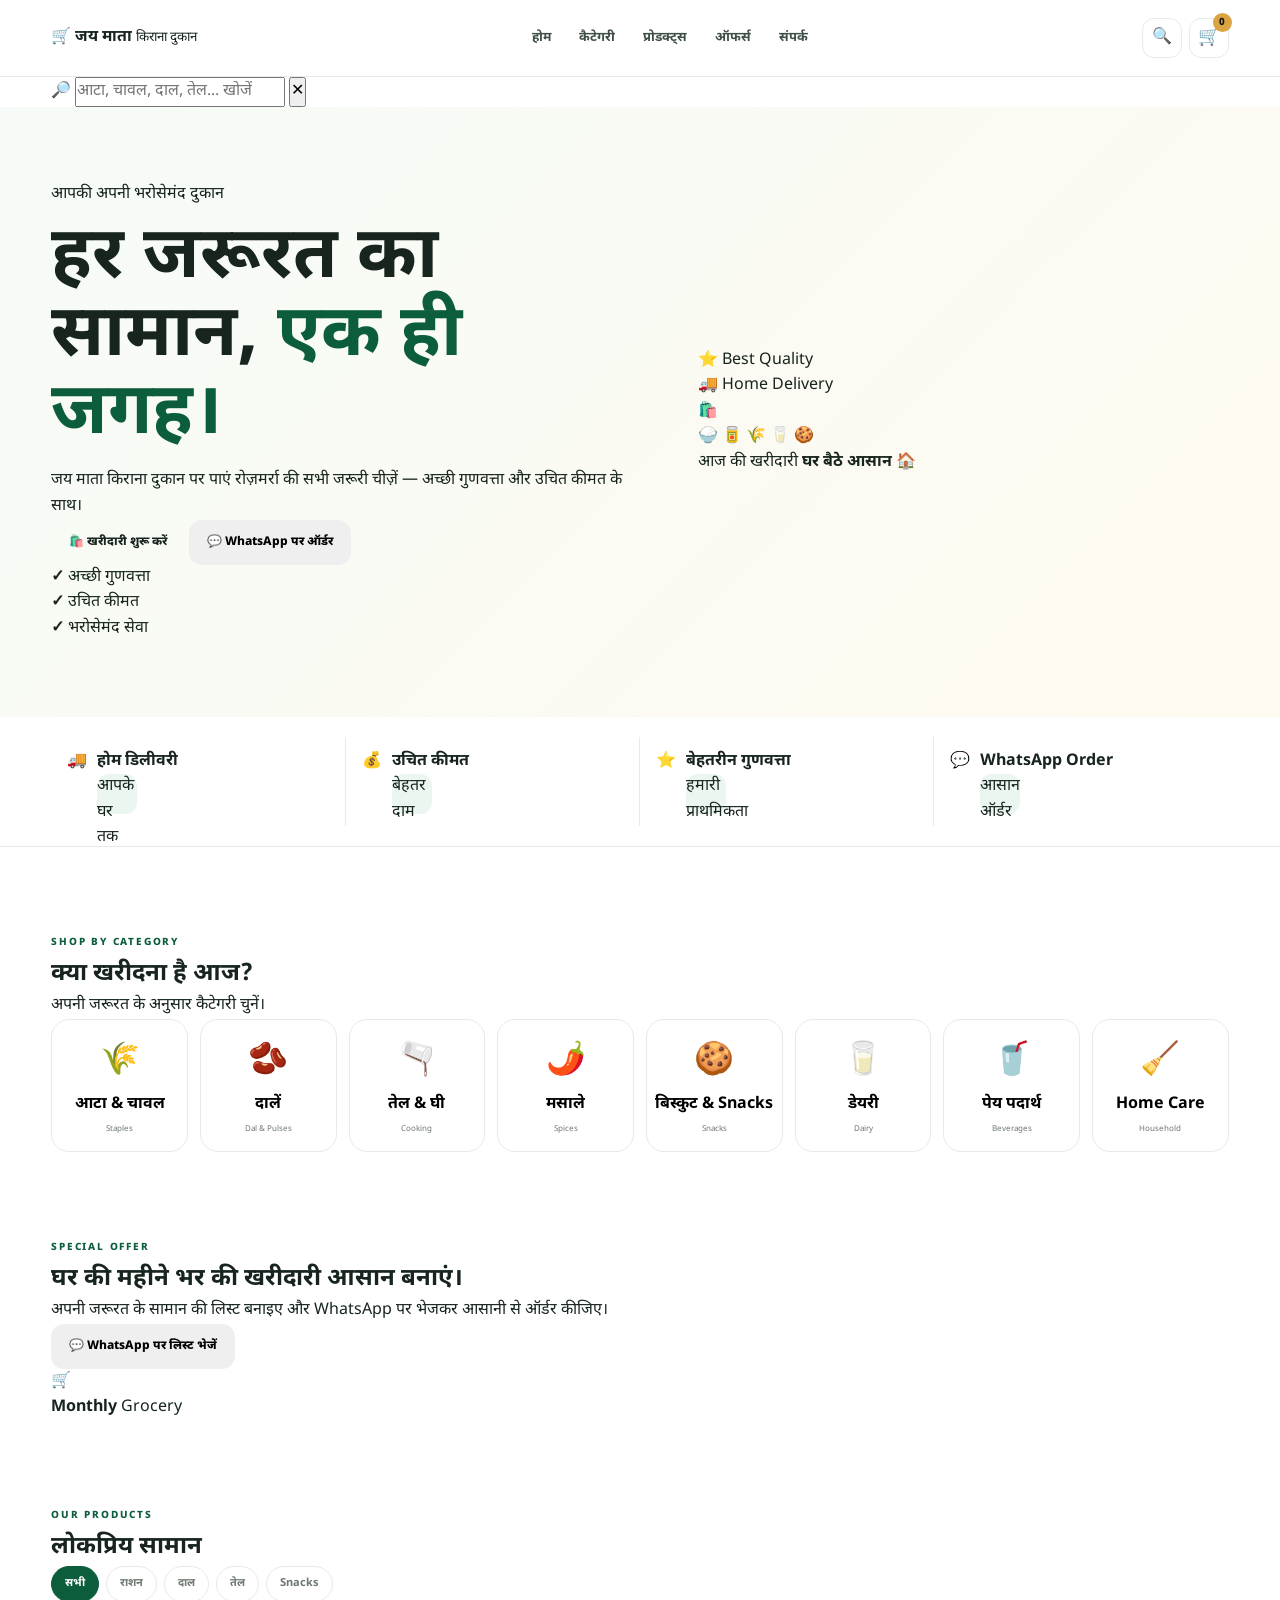
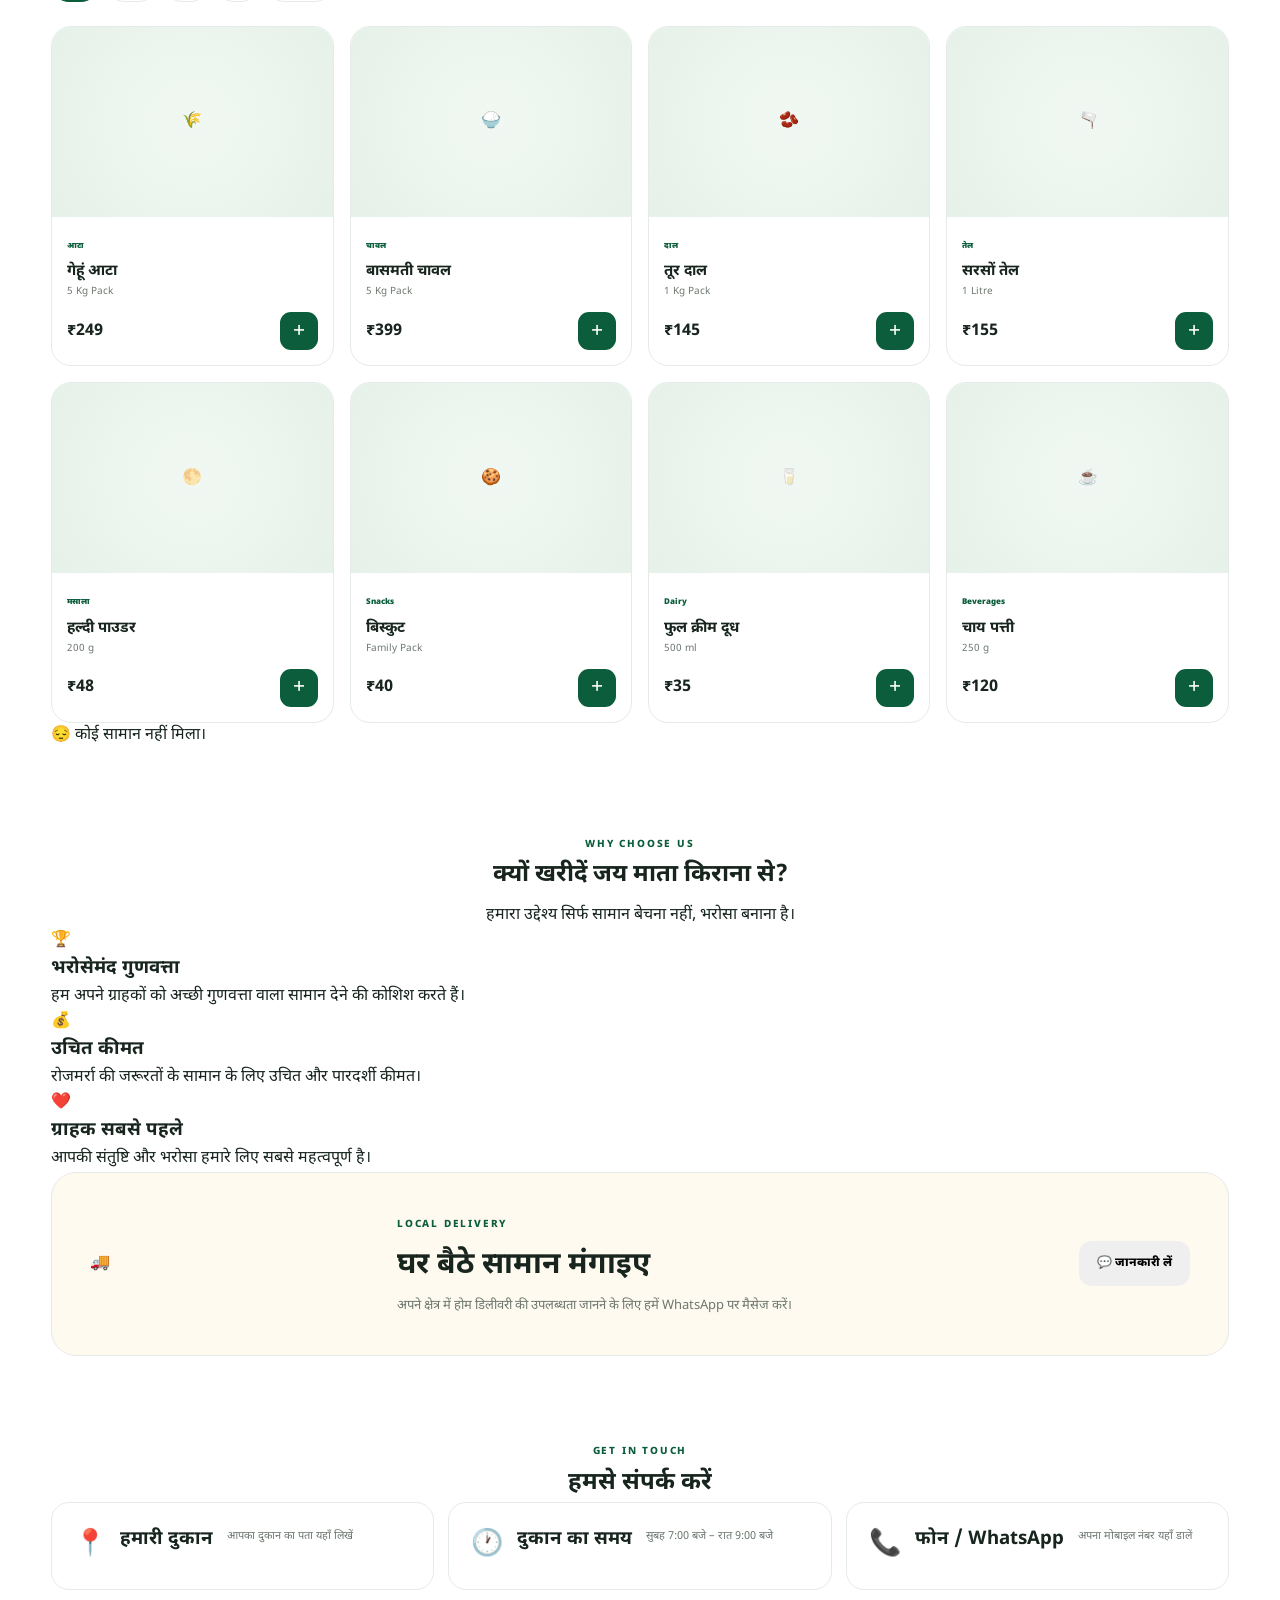
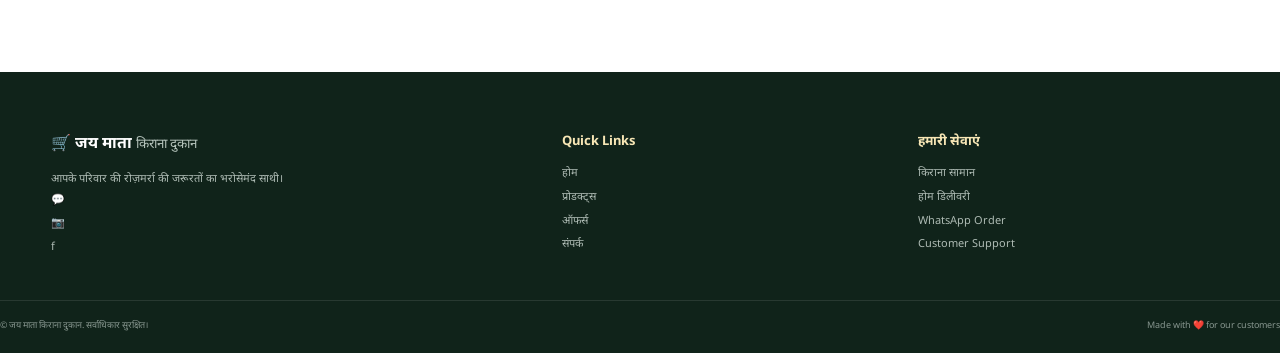
<file: index (6).html>
<!DOCTYPE html>
<html lang="hi">
<head>
    <meta charset="UTF-8">
    <meta name="viewport" content="width=device-width, initial-scale=1.0">

    <meta name="theme-color" content="#0b5d3b">
    <meta name="description" content="जय माता किराना दुकान - आपके घर की रोज़मर्रा की जरूरतों का भरोसेमंद स्टोर।">

    <title>जय माता किराना दुकान | आपका अपना किराना स्टोर</title>

    <link rel="preconnect" href="https://fonts.googleapis.com">
    <link rel="preconnect" href="https://fonts.gstatic.com" crossorigin>
    <link href="https://fonts.googleapis.com/css2?family=Noto+Sans+Devanagari:wght@400;500;600;700;800&display=swap" rel="stylesheet">

    <link rel="stylesheet" href="style.css">
</head>

<body>

<!-- ================= HEADER ================= -->

<header class="header" id="header">
    <div class="container nav">

        <a href="#home" class="logo">
            <span class="logo-icon">🛒</span>
            <span>
                <strong>जय माता</strong>
                <small>किराना दुकान</small>
            </span>
        </a>

        <nav class="desktop-nav">
            <a href="#home">होम</a>
            <a href="#categories">कैटेगरी</a>
            <a href="#products">प्रोडक्ट्स</a>
            <a href="#offers">ऑफर्स</a>
            <a href="#contact">संपर्क</a>
        </nav>

        <div class="nav-actions">
            <button class="icon-btn search-toggle" aria-label="Search">
                🔍
            </button>

            <button class="cart-btn" id="openCart">
                🛒
                <span class="cart-count" id="cartCount">0</span>
            </button>

            <button class="menu-btn" id="menuBtn">☰</button>
        </div>

    </div>

    <!-- MOBILE MENU -->
    <div class="mobile-menu" id="mobileMenu">
        <a href="#home">होम</a>
        <a href="#categories">कैटेगरी</a>
        <a href="#products">प्रोडक्ट्स</a>
        <a href="#offers">ऑफर्स</a>
        <a href="#contact">संपर्क</a>
    </div>
</header>


<!-- ================= SEARCH BAR ================= -->

<div class="search-area" id="searchArea">
    <div class="container">
        <div class="search-box">
            <span>🔎</span>
            <input
                type="search"
                id="searchInput"
                placeholder="आटा, चावल, दाल, तेल... खोजें"
            >
            <button id="closeSearch">✕</button>
        </div>
    </div>
</div>


<!-- ================= HERO ================= -->

<main>

<section class="hero" id="home">

    <div class="hero-glow glow-one"></div>
    <div class="hero-glow glow-two"></div>

    <div class="container hero-grid">

        <div class="hero-content">

            <div class="welcome-badge">
                <span class="pulse"></span>
                आपकी अपनी भरोसेमंद दुकान
            </div>

            <h1>
                हर जरूरत का सामान,
                <span>एक ही जगह।</span>
            </h1>

            <p>
                जय माता किराना दुकान पर पाएं रोज़मर्रा की
                सभी जरूरी चीज़ें — अच्छी गुणवत्ता और उचित कीमत के साथ।
            </p>

            <div class="hero-buttons">
                <a href="#products" class="btn btn-primary">
                    🛍️ खरीदारी शुरू करें
                </a>

                <button class="btn btn-whatsapp" id="heroWhatsApp">
                    💬 WhatsApp पर ऑर्डर
                </button>
            </div>

            <div class="trust-row">
                <div>
                    <strong>✓</strong>
                    <span>अच्छी गुणवत्ता</span>
                </div>

                <div>
                    <strong>✓</strong>
                    <span>उचित कीमत</span>
                </div>

                <div>
                    <strong>✓</strong>
                    <span>भरोसेमंद सेवा</span>
                </div>
            </div>

        </div>


        <div class="hero-card">

            <div class="floating-tag tag-one">
                ⭐ Best Quality
            </div>

            <div class="floating-tag tag-two">
                🚚 Home Delivery
            </div>

            <div class="grocery-art">

                <div class="bag">🛍️</div>

                <div class="grocery-items">
                    <span>🍚</span>
                    <span>🥫</span>
                    <span>🌾</span>
                    <span>🥛</span>
                    <span>🍪</span>
                </div>

            </div>

            <div class="hero-card-bottom">
                <span>आज की खरीदारी</span>
                <strong>घर बैठे आसान 🏠</strong>
            </div>

        </div>

    </div>
</section>


<!-- ================= FEATURES ================= -->

<section class="features">
    <div class="container feature-grid">

        <div class="feature">
            <div class="feature-icon">🚚</div>
            <div>
                <strong>होम डिलीवरी</strong>
                <span>आपके घर तक</span>
            </div>
        </div>

        <div class="feature">
            <div class="feature-icon">💰</div>
            <div>
                <strong>उचित कीमत</strong>
                <span>बेहतर दाम</span>
            </div>
        </div>

        <div class="feature">
            <div class="feature-icon">⭐</div>
            <div>
                <strong>बेहतरीन गुणवत्ता</strong>
                <span>हमारी प्राथमिकता</span>
            </div>
        </div>

        <div class="feature">
            <div class="feature-icon">💬</div>
            <div>
                <strong>WhatsApp Order</strong>
                <span>आसान ऑर्डर</span>
            </div>
        </div>

    </div>
</section>


<!-- ================= CATEGORIES ================= -->

<section class="section" id="categories">

    <div class="container">

        <div class="section-heading">
            <div>
                <span class="eyebrow">SHOP BY CATEGORY</span>
                <h2>क्या खरीदना है आज?</h2>
            </div>

            <p>
                अपनी जरूरत के अनुसार कैटेगरी चुनें।
            </p>
        </div>

        <div class="category-grid">

            <button class="category-card" data-category="Staples">
                <span>🌾</span>
                <strong>आटा & चावल</strong>
                <small>Staples</small>
            </button>

            <button class="category-card" data-category="Dal">
                <span>🫘</span>
                <strong>दालें</strong>
                <small>Dal & Pulses</small>
            </button>

            <button class="category-card" data-category="Oil">
                <span>🫗</span>
                <strong>तेल & घी</strong>
                <small>Cooking</small>
            </button>

            <button class="category-card" data-category="Masala">
                <span>🌶️</span>
                <strong>मसाले</strong>
                <small>Spices</small>
            </button>

            <button class="category-card" data-category="Snacks">
                <span>🍪</span>
                <strong>बिस्कुट & Snacks</strong>
                <small>Snacks</small>
            </button>

            <button class="category-card" data-category="Dairy">
                <span>🥛</span>
                <strong>डेयरी</strong>
                <small>Dairy</small>
            </button>

            <button class="category-card" data-category="Beverages">
                <span>🥤</span>
                <strong>पेय पदार्थ</strong>
                <small>Beverages</small>
            </button>

            <button class="category-card" data-category="Household">
                <span>🧹</span>
                <strong>Home Care</strong>
                <small>Household</small>
            </button>

        </div>

    </div>
</section>


<!-- ================= OFFERS ================= -->

<section class="offer-section" id="offers">

    <div class="container offer-grid">

        <div class="offer-content">
            <span class="eyebrow light">SPECIAL OFFER</span>

            <h2>
                घर की महीने भर की
                <span>खरीदारी आसान बनाएं।</span>
            </h2>

            <p>
                अपनी जरूरत के सामान की लिस्ट बनाइए और
                WhatsApp पर भेजकर आसानी से ऑर्डर कीजिए।
            </p>

            <button class="btn btn-light" id="offerWhatsApp">
                💬 WhatsApp पर लिस्ट भेजें
            </button>
        </div>

        <div class="offer-visual">
            <div class="offer-circle">
                🛒
            </div>

            <div class="offer-label">
                <strong>Monthly</strong>
                <span>Grocery</span>
            </div>
        </div>

    </div>

</section>


<!-- ================= PRODUCTS ================= -->

<section class="section products-section" id="products">

    <div class="container">

        <div class="section-heading product-heading">

            <div>
                <span class="eyebrow">OUR PRODUCTS</span>
                <h2>लोकप्रिय सामान</h2>
            </div>

            <div class="filter-wrap">
                <button class="filter-btn active" data-filter="All">
                    सभी
                </button>
                <button class="filter-btn" data-filter="Staples">
                    राशन
                </button>
                <button class="filter-btn" data-filter="Dal">
                    दाल
                </button>
                <button class="filter-btn" data-filter="Oil">
                    तेल
                </button>
                <button class="filter-btn" data-filter="Snacks">
                    Snacks
                </button>
            </div>

        </div>


        <div class="product-grid" id="productGrid">

            <!-- PRODUCT 1 -->
            <article class="product-card" data-category="Staples" data-name="आटा">
                <div class="product-image">🌾</div>

                <div class="product-info">
                    <span class="product-category">आटा</span>
                    <h3>गेहूं आटा</h3>
                    <p class="weight">5 Kg Pack</p>

                    <div class="price-row">
                        <strong>₹249</strong>
                        <button class="add-btn"
                            data-name="गेहूं आटा"
                            data-price="249">
                            +
                        </button>
                    </div>
                </div>
            </article>


            <!-- PRODUCT 2 -->
            <article class="product-card" data-category="Staples" data-name="चावल">
                <div class="product-image">🍚</div>

                <div class="product-info">
                    <span class="product-category">चावल</span>
                    <h3>बासमती चावल</h3>
                    <p class="weight">5 Kg Pack</p>

                    <div class="price-row">
                        <strong>₹399</strong>
                        <button class="add-btn"
                            data-name="बासमती चावल"
                            data-price="399">
                            +
                        </button>
                    </div>
                </div>
            </article>


            <!-- PRODUCT 3 -->
            <article class="product-card" data-category="Dal" data-name="तूर दाल">
                <div class="product-image">🫘</div>

                <div class="product-info">
                    <span class="product-category">दाल</span>
                    <h3>तूर दाल</h3>
                    <p class="weight">1 Kg Pack</p>

                    <div class="price-row">
                        <strong>₹145</strong>
                        <button class="add-btn"
                            data-name="तूर दाल"
                            data-price="145">
                            +
                        </button>
                    </div>
                </div>
            </article>


            <!-- PRODUCT 4 -->
            <article class="product-card" data-category="Oil" data-name="सरसों तेल">
                <div class="product-image">🫗</div>

                <div class="product-info">
                    <span class="product-category">तेल</span>
                    <h3>सरसों तेल</h3>
                    <p class="weight">1 Litre</p>

                    <div class="price-row">
                        <strong>₹155</strong>
                        <button class="add-btn"
                            data-name="सरसों तेल"
                            data-price="155">
                            +
                        </button>
                    </div>
                </div>
            </article>


            <!-- PRODUCT 5 -->
            <article class="product-card" data-category="Masala" data-name="हल्दी">
                <div class="product-image">🌕</div>

                <div class="product-info">
                    <span class="product-category">मसाला</span>
                    <h3>हल्दी पाउडर</h3>
                    <p class="weight">200 g</p>

                    <div class="price-row">
                        <strong>₹48</strong>
                        <button class="add-btn"
                            data-name="हल्दी पाउडर"
                            data-price="48">
                            +
                        </button>
                    </div>
                </div>
            </article>


            <!-- PRODUCT 6 -->
            <article class="product-card" data-category="Snacks" data-name="बिस्कुट">
                <div class="product-image">🍪</div>

                <div class="product-info">
                    <span class="product-category">Snacks</span>
                    <h3>बिस्कुट</h3>
                    <p class="weight">Family Pack</p>

                    <div class="price-row">
                        <strong>₹40</strong>
                        <button class="add-btn"
                            data-name="बिस्कुट"
                            data-price="40">
                            +
                        </button>
                    </div>
                </div>
            </article>


            <!-- PRODUCT 7 -->
            <article class="product-card" data-category="Dairy" data-name="दूध">
                <div class="product-image">🥛</div>

                <div class="product-info">
                    <span class="product-category">Dairy</span>
                    <h3>फुल क्रीम दूध</h3>
                    <p class="weight">500 ml</p>

                    <div class="price-row">
                        <strong>₹35</strong>
                        <button class="add-btn"
                            data-name="फुल क्रीम दूध"
                            data-price="35">
                            +
                        </button>
                    </div>
                </div>
            </article>


            <!-- PRODUCT 8 -->
            <article class="product-card" data-category="Beverages" data-name="चाय">
                <div class="product-image">☕</div>

                <div class="product-info">
                    <span class="product-category">Beverages</span>
                    <h3>चाय पत्ती</h3>
                    <p class="weight">250 g</p>

                    <div class="price-row">
                        <strong>₹120</strong>
                        <button class="add-btn"
                            data-name="चाय पत्ती"
                            data-price="120">
                            +
                        </button>
                    </div>
                </div>
            </article>

        </div>

        <div class="no-results" id="noResults">
            😔 कोई सामान नहीं मिला।
        </div>

    </div>
</section>


<!-- ================= WHY US ================= -->

<section class="why-section">

    <div class="container">

        <div class="section-heading centered">
            <span class="eyebrow">WHY CHOOSE US</span>
            <h2>क्यों खरीदें जय माता किराना से?</h2>
            <p>हमारा उद्देश्य सिर्फ सामान बेचना नहीं, भरोसा बनाना है।</p>
        </div>

        <div class="why-grid">

            <div class="why-card">
                <span>🏆</span>
                <h3>भरोसेमंद गुणवत्ता</h3>
                <p>हम अपने ग्राहकों को अच्छी गुणवत्ता वाला सामान देने की कोशिश करते हैं।</p>
            </div>

            <div class="why-card">
                <span>💰</span>
                <h3>उचित कीमत</h3>
                <p>रोजमर्रा की जरूरतों के सामान के लिए उचित और पारदर्शी कीमत।</p>
            </div>

            <div class="why-card">
                <span>❤️</span>
                <h3>ग्राहक सबसे पहले</h3>
                <p>आपकी संतुष्टि और भरोसा हमारे लिए सबसे महत्वपूर्ण है।</p>
            </div>

        </div>

    </div>

</section>


<!-- ================= DELIVERY ================= -->

<section class="delivery-section">

    <div class="container delivery-box">

        <div class="delivery-icon">
            🚚
        </div>

        <div>
            <span class="eyebrow light">LOCAL DELIVERY</span>
            <h2>घर बैठे सामान मंगाइए</h2>
            <p>
                अपने क्षेत्र में होम डिलीवरी की उपलब्धता जानने के लिए
                हमें WhatsApp पर मैसेज करें।
            </p>
        </div>

        <button class="btn btn-light" id="deliveryWhatsApp">
            💬 जानकारी लें
        </button>

    </div>

</section>


<!-- ================= CONTACT ================= -->

<section class="section contact-section" id="contact">

    <div class="container">

        <div class="section-heading centered">
            <span class="eyebrow">GET IN TOUCH</span>
            <h2>हमसे संपर्क करें</h2>
        </div>

        <div class="contact-grid">

            <div class="contact-card">
                <span>📍</span>
                <h3>हमारी दुकान</h3>
                <p>आपका दुकान का पता यहाँ लिखें</p>
            </div>

            <div class="contact-card">
                <span>🕐</span>
                <h3>दुकान का समय</h3>
                <p>सुबह 7:00 बजे – रात 9:00 बजे</p>
            </div>

            <div class="contact-card">
                <span>📞</span>
                <h3>फोन / WhatsApp</h3>
                <p>अपना मोबाइल नंबर यहाँ डालें</p>
            </div>

        </div>

    </div>

</section>

</main>


<!-- ================= FOOTER ================= -->

<footer class="footer">

    <div class="container footer-grid">

        <div class="footer-brand">

            <div class="logo footer-logo">
                <span class="logo-icon">🛒</span>

                <span>
                    <strong>जय माता</strong>
                    <small>किराना दुकान</small>
                </span>
            </div>

            <p>
                आपके परिवार की रोज़मर्रा की जरूरतों का
                भरोसेमंद साथी।
            </p>

            <div class="socials">
                <a href="#" aria-label="WhatsApp">💬</a>
                <a href="#" aria-label="Instagram">📷</a>
                <a href="#" aria-label="Facebook">f</a>
            </div>

        </div>


        <div class="footer-links">
            <h3>Quick Links</h3>
            <a href="#home">होम</a>
            <a href="#products">प्रोडक्ट्स</a>
            <a href="#offers">ऑफर्स</a>
            <a href="#contact">संपर्क</a>
        </div>


        <div class="footer-links">
            <h3>हमारी सेवाएं</h3>
            <a href="#products">किराना सामान</a>
            <a href="#contact">होम डिलीवरी</a>
            <a href="#contact">WhatsApp Order</a>
            <a href="#contact">Customer Support</a>
        </div>

    </div>

    <div class="footer-bottom">
        <p>
            © <span id="year"></span> जय माता किराना दुकान.
            सर्वाधिकार सुरक्षित।
        </p>

        <p>
            Made with ❤️ for our customers
        </p>
    </div>

</footer>


<!-- ================= CART DRAWER ===
</file>
<file: style.css>
:root{--green:#0b5d3b;--green2:#063d28;--light:#eaf6ef;--gold:#d9a441;--cream:#fffaf0;--text:#17251e;--muted:#6d786f;--border:#e5ebe7;--shadow:0 18px 50px rgba(11,93,59,.1);--radius:22px}*{box-sizing:border-box;margin:0;padding:0}html{scroll-behavior:smooth}body{font-family:"Noto Sans Devanagari",sans-serif;color:var(--text);background:#fff;line-height:1.6;overflow-x:hidden}button,input,textarea{font:inherit}button{cursor:pointer}a{text-decoration:none;color:inherit}img{display:block;max-width:100%}.container{width:min(1180px,92%);margin:auto}.hidden{display:none!important}.header{position:sticky;top:0;z-index:1000;background:rgba(255,255,255,.94);backdrop-filter:blur(16px);border-bottom:1px solid var(--border)}.nav{height:76px;display:flex;align-items:center;justify-content:space-between;gap:18px}.brand{display:flex;align-items:center;gap:10px;min-width:max-content}.brand-mark{width:44px;height:44px;border-radius:14px;background:var(--green);display:grid;place-items:center;font-size:22px;color:#fff;box-shadow:0 8px 20px rgba(11,93,59,.2)}.brand b{display:block;color:var(--green);font-size:18px;line-height:1.15}.brand small{display:block;color:var(--muted);font-size:10px}.desktop-nav{display:flex;gap:28px}.desktop-nav a{font-size:13px;font-weight:700;color:#405047}.desktop-nav a:hover{color:var(--green)}.nav-actions{display:flex;align-items:center;gap:7px}.icon-btn,.cart-btn{width:40px;height:40px;border:1px solid var(--border);background:#fff;border-radius:12px;display:grid;place-items:center;position:relative}.login-btn{border:0;background:var(--green);color:#fff;padding:9px 14px;border-radius:11px;font-size:12px;font-weight:800}.cart-btn{font-size:18px}.cart-btn span{position:absolute;right:-4px;top:-6px;min-width:19px;height:19px;border-radius:50%;background:var(--gold);color:#111;font-size:10px;font-weight:800;display:grid;place-items:center}.install-btn{border:1px solid #c79b2f;background:linear-gradient(135deg,#d4af37,#f5d76e);color:#111;padding:8px 12px;border-radius:10px;font-size:11px;font-weight:800}.menu-btn{display:none}.search-bar{border-top:1px solid var(--border);background:#fff}.search-bar .container{height:58px;display:flex;align-items:center}.search-bar input{width:100%;border:0;outline:0;font-size:14px}.search-bar button{border:0;background:transparent;font-size:24px;color:var(--muted)}.mobile-menu{display:none;background:#fff;border-top:1px solid var(--border);padding:12px 4%;box-shadow:0 15px 30px rgba(0,0,0,.06)}.mobile-menu.active{display:grid}.mobile-menu a{padding:10px 0;font-weight:700;border-bottom:1px solid var(--border)}.hero{background:linear-gradient(135deg,#f6fbf7 0%,#fffaf0 100%)}.hero-grid{min-height:610px;display:grid;grid-template-columns:1.05fr .95fr;align-items:center;gap:60px}.eyebrow{display:inline-block;color:var(--green);font-size:10px;font-weight:800;letter-spacing:1.8px}.hero h1{font-size:clamp(42px,6vw,72px);line-height:1.08;margin:14px 0}.hero h1 span,.section-head h2 span,.offer-box h2 span{color:var(--green)}.hero-copy>p{max-width:610px;color:var(--muted);font-size:15px}.hero-actions{display:flex;gap:10px;flex-wrap:wrap;margin:28px 0 20px}.btn{border:0;border-radius:13px;padding:13px 18px;font-size:12px;font-weight:800;display:inline-flex;align-items:center;justify-content:center;gap:7px}.btn.primary{background:var(--green);color:#fff}.btn.primary:hover{background:var(--green2)}.btn.whatsapp{background:#25d366;color:#fff}.btn.light{background:#fff;color:var(--green)}.btn.ghost{background:#f1f5f2;color:var(--green)}.btn.full{width:100%}.trust{display:flex;gap:16px;flex-wrap:wrap;color:#52645a;font-size:11px;font-weight:700}.hero-art{min-height:430px;border-radius:34px;background:linear-gradient(145deg,var(--green),var(--green2));position:relative;display:grid;place-items:center;overflow:hidden;box-shadow:var(--shadow)}.hero-art:before,.hero-art:after{content:"";position:absolute;border:1px solid rgba(255,255,255,.12);border-radius:50%}.hero-art:before{width:360px;height:360px}.hero-art:after{width:500px;height:500px}.art-circle{width:210px;height:210px;border-radius:50%;background:rgba(255,255,255,.1);border:1px solid rgba(255,255,255,.18);display:grid;place-items:center;font-size:100px;z-index:1}.float-card{position:absolute;z-index:2;background:#fff;color:var(--text);padding:13px 16px;border-radius:14px;box-shadow:0 15px 35px rgba(0,0,0,.18);font-size:12px}.float-card b,.float-card small{display:block}.float-card small{color:var(--muted);font-size:9px}.float-card.one{left:24px;top:55px}.float-card.two{right:24px;bottom:55px}.features{border-bottom:1px solid var(--border);background:#fff}.feature-grid{display:grid;grid-template-columns:repeat(4,1fr);padding:20px 0}.feature-grid>div{display:grid;grid-template-columns:auto 1fr;column-gap:10px;padding:12px 16px;border-right:1px solid var(--border)}.feature-grid>div:last-child{border:0}.feature-grid span{grid-row:span 2;width:40px;height:40px;border-radius:12px;background:var(--light);display:grid;place-items:center}.feature-grid b{font-size:12px}.feature-grid small{font-size:9px;color:var(--muted)}.section{padding:82px 0}.section-head{display:flex;align-items:end;justify-content:space-between;gap:20px;margin-bottom:30px}.section-head h2{font-size:clamp(28px,4vw,42px);line-height:1.2;margin-top:6px}.section-head p{max-width:370px;color:var(--muted);font-size:12px}.centered{display:block;text-align:center}.centered p{margin:8px auto 0}.category-grid{display:grid;grid-template-columns:repeat(8,1fr);gap:12px}.category-card{border:1px solid var(--border);background:#fff;border-radius:18px;padding:16px 7px;min-height:125px;display:flex;flex-direction:column;align-items:center;justify-content:center;gap:5px;transition:.2s}.category-card:hover{transform:translateY(-4px);box-shadow:var(--shadow);border-color:#b9d7c5}.category-card span{font-size:32px}.category-card b{font-size:11px;text-align:center}.category-card small{font-size:8px;color:var(--muted)}.products{background:#fafcf9}.filter-wrap{display:flex;gap:7px;flex-wrap:wrap;margin-bottom:24px}.filter-btn{border:1px solid var(--border);background:#fff;padding:8px 13px;border-radius:30px;font-size:11px;font-weight:700;color:var(--muted)}.filter-btn.active,.filter-btn:hover{background:var(--green);border-color:var(--green);color:#fff}.product-grid{display:grid;grid-template-columns:repeat(4,1fr);gap:16px}.product-card{background:#fff;border:1px solid var(--border);border-radius:20px;overflow:hidden;transition:.22s;position:relative}.product-card:hover{transform:translateY(-4px);box-shadow:var(--shadow)}.product-image{height:190px;background:radial-gradient(circle,#f1f8f3,#e6f1e9);display:grid;place-items:center;position:relative}.product-image img{width:100%;height:100%;object-fit:contain;padding:12px}.product-placeholder{font-size:70px}.offer-chip{position:absolute;top:10px;left:10px;background:var(--gold);color:#111;padding:4px 8px;border-radius:8px;font-size:9px;font-weight:900}.product-info{padding:15px}.product-category{font-size:8px;color:var(--green);font-weight:900}.product-info h3{font-size:15px;margin-top:3px;white-space:nowrap;overflow:hidden;text-overflow:ellipsis}.weight{font-size:10px;color:var(--muted)}.price-row{display:flex;align-items:center;justify-content:space-between;margin-top:12px}.price-row b{color:var(--green);font-size:19px}.mrp{text-decoration:line-through;color:#9aa39e;font-size:10px;margin-left:5px}.add-btn{width:38px;height:38px;border:0;border-radius:11px;background:var(--green);color:#fff;font-size:22px}.empty{text-align:center;padding:50px;color:var(--muted)}.offer-box{min-height:300px;border-radius:30px;padding:50px 60px;background:radial-gradient(circle at 80% 20%,rgba(217,164,65,.2),transparent 30%),linear-gradient(135deg,var(--green),var(--green2));color:#fff;display:flex;align-items:center;justify-content:space-between;gap:30px;overflow:hidden}.offer-box h2{font-size:clamp(30px,4vw,48px);line-height:1.15;margin:12px 0}.offer-box h2 span{color:#f7e6b5}.offer-box p{max-width:600px;color:rgba(255,255,255,.72);font-size:13px;margin-bottom:22px}.offer-badge{width:190px;height:190px;flex:none;border:1px solid rgba(255,255,255,.15);background:rgba(255,255,255,.08);border-radius:50%;display:grid;place-items:center;text-align:center;font-size:70px}.offer-badge strong{display:block;font-size:14px}.delivery-box{border:1px solid var(--border);border-radius:25px;padding:38px;background:var(--cream);display:flex;align-items:center;justify-content:space-between;gap:30px}.delivery-box h2{font-size:30px;margin:6px 0}.delivery-box p{max-width:680px;color:var(--muted);font-size:13px}.contact{background:#fafcf9}.contact-grid{display:grid;grid-template-columns:repeat(3,1fr);gap:14px}.contact-card{background:#fff;border:1px solid var(--border);border-radius:18px;padding:22px;display:flex;gap:14px}.contact-card>span{font-size:26px}.contact-card b{font-size:12px}.contact-card p{font-size:11px;color:var(--muted);margin-top:3px}.footer{background:#10231a;color:#fff;padding:60px 0 20px}.footer-grid{display:grid;grid-template-columns:1.5fr 1fr 1fr;gap:45px}.footer-brand b{color:#f7e6b5}.footer-brand small{color:#b6c4bc}.footer-grid>div>p{color:#aebbb4;font-size:11px;margin-top:14px}.footer-grid h3{font-size:13px;margin-bottom:10px;color:#f7e6b5}.footer-grid a{display:block;color:#aebbb4;font-size:11px;padding:3px 0}.footer-bottom{margin-top:40px;padding-top:18px;border-top:1px solid rgba(255,255,255,.1);display:flex;justify-content:space-between;color:#87968f;font-size:9px}.overlay{position:fixed;inset:0;background:rgba(0,0,0,.35);z-index:1100}.cart-drawer{position:fixed;z-index:1200;right:0;top:0;height:100dvh;width:min(430px,94vw);background:#fff;transform:translateX(110%);transition:.3s;box-shadow:-15px 0 50px rgba(0,0,0,.16);display:flex;flex-direction:column}.cart-drawer.active{transform:translateX(0)}.cart-head{padding:20px;border-bottom:1px solid var(--border);display:flex;justify-content:space-between;align-items:center}.cart-head b{display:block;font-size:17px}.cart-head small{font-size:10px;color:var(--muted)}.cart-head button,.modal-close{border:0;background:transparent;font-size:28px;color:var(--muted)}.cart-items{flex:1;overflow:auto;padding:15px}.cart-item{display:grid;grid-template-columns:58px 1fr auto;gap:10px;align-items:center;border-bottom:1px solid var(--border);padding:12px 0}.cart-item-img{width:58px;height:58px;border-radius:12px;background:#f1f7f3;display:grid;place-items:center;overflow:hidden}.cart-item-img img{width:100%;height:100%;object-fit:contain;padding:5px}.cart-item h4{font-size:11px}.cart-item small{font-size:9px;color:var(--muted)}.cart-price{font-size:11px;font-weight:800;color:var(--green)}.qty{display:flex;align-items:center;gap:6px;margin-top:5px}.qty button{width:24px;height:24px;border:1px solid var(--border);background:#fff;border-radius:7px}.qty b{font-size:10px}.cart-offer{margin:12px 15px 0;padding:10px 12px;border-radius:12px;background:#fff8df;color:#7a5a00;font-size:10px;font-weight:700}.cart-footer{padding:17px;border-top:1px solid var(--border)}.summary{display:flex;justify-content:space-between;font-size:11px;margin-bottom:8px}.summary b{color:var(--green)}.summary.saved b{color:#16834d}.summary.total{font-size:14px;margin:10px 0 14px}.summary.total b{font-size:20px}.clear-btn{width:100%;border:0;background:transparent;color:#a05b5b;padding:10px;font-size:10px}.modal{position:fixed;inset:0;background:rgba(0,0,0,.45);z-index:2000;display:grid;place-items:center;padding:18px}.modal-card{width:min(480px,100%);max-height:90dvh;overflow:auto;background:#fff;border-radius:24px;padding:26px;position:relative;box-shadow:0 25px 70px rgba(0,0,0,.2)}.modal-close{position:absolute;right:15px;top:10px}.modal-card h2{font-size:25px;margin:5px 0}.modal-card>p{font-size:11px;color:var(--muted);margin-bottom:20px}.modal-icon,.success-icon{width:58px;height:58px;border-radius:18px;background:var(--light);display:grid;place-items:center;font-size:26px}.google-btn{width:100%;height:50px;border:1px solid var(--border);background:#fff;border-radius:12px;display:flex;align-items:center;justify-content:center;gap:10px;font-weight:800}.google-btn:first-letter{font-size:18px}.modal-msg{font-size:10px;color:#a05b5b;margin-top:10px}form label{display:block;font-size:10px;font-weight:800;margin:12px 0}form input,form textarea{width:100%;border:1px solid var(--border);border-radius:11px;padding:11px 12px;outline:0;margin-top:5px;font-size:12px;background:#fff}form textarea{min-height:82px;resize:vertical}.checkout-note{font-size:9px;color:var(--muted);padding:10px 0}.success-card{text-align:center}.success-card .success-icon{margin:auto;background:#eaf7ef;color:#16834d;font-size:30px}.success-card p{margin-bottom:18px}.toast{position:fixed;z-index:3000;left:50%;bottom:22px;transform:translate(-50%,100px);opacity:0;background:#14231b;color:#fff;padding:11px 17px;border-radius:12px;font-size:10px;transition:.3s}.toast.active{opacity:1;transform:translate(-50%,0)}@media(max-width:1050px){.category-grid{grid-template-columns:repeat(4,1fr)}.product-grid{grid-template-columns:repeat(3,1fr)}}@media(max-width:850px){.desktop-nav{display:none}.menu-btn{display:grid}.hero-grid{grid-template-columns:1fr;padding:60px 0}.hero-art{min-height:360px}.feature-grid{grid-template-columns:repeat(2,1fr)}.feature-grid>div:nth-child(2){border:0}.offer-box{padding:42px}.offer-badge{display:none}.contact-grid{grid-template-columns:1fr}.footer-grid{grid-template-columns:1fr 1fr}.footer-brand-wrap{grid-column:1/-1}}@media(max-width:650px){.nav{height:68px}.brand-mark{width:39px;height:39px}.brand b{font-size:15px}.desktop-nav{display:none}.login-btn{padding:8px 10px;font-size:10px}.nav-actions{gap:4px}.install-btn{padding:7px 8px;font-size:9px}.hero-grid{padding:48px 0}.hero h1{font-size:42px}.hero-copy>p{font-size:13px}.hero-art{min-height:300px}.art-circle{width:160px;height:160px;font-size:75px}.float-card{padding:10px 12px}.float-card.one{left:12px;top:35px}.float-card.two{right:12px;bottom:35px}.section{padding:65px 0}.section-head{display:block}.section-head p{margin-top:8px}.category-grid{grid-template-columns:repeat(4,1fr);gap:7px}.category-card{min-height:105px;padding:8px 3px}.category-card span{font-size:25px}.category-card b{font-size:9px}.product-grid{grid-template-columns:repeat(2,1fr);gap:10px}.product-image{height:145px}.product-info{padding:12px}.product-info h3{font-size:12px}.price-row b{font-size:16px}.add-btn{width:34px;height:34px}.filter-wrap{overflow:auto;flex-wrap:nowrap;padding-bottom:5px}.filter-btn{white-space:nowrap}.delivery-box{display:block;padding:28px 20px}.delivery-box h2{font-size:24px}.delivery-box .btn{margin-top:18px}.footer-grid{grid-template-columns:1fr}.footer-bottom{flex-direction:column;gap:7px}.offer-box{padding:35px 25px}.offer-box h2{font-size:31px}}@media(max-width:400px){.category-grid{grid-template-columns:repeat(2,1fr)}.hero-actions .btn{width:100%}.search-bar input{font-size:12px}}
</file>
